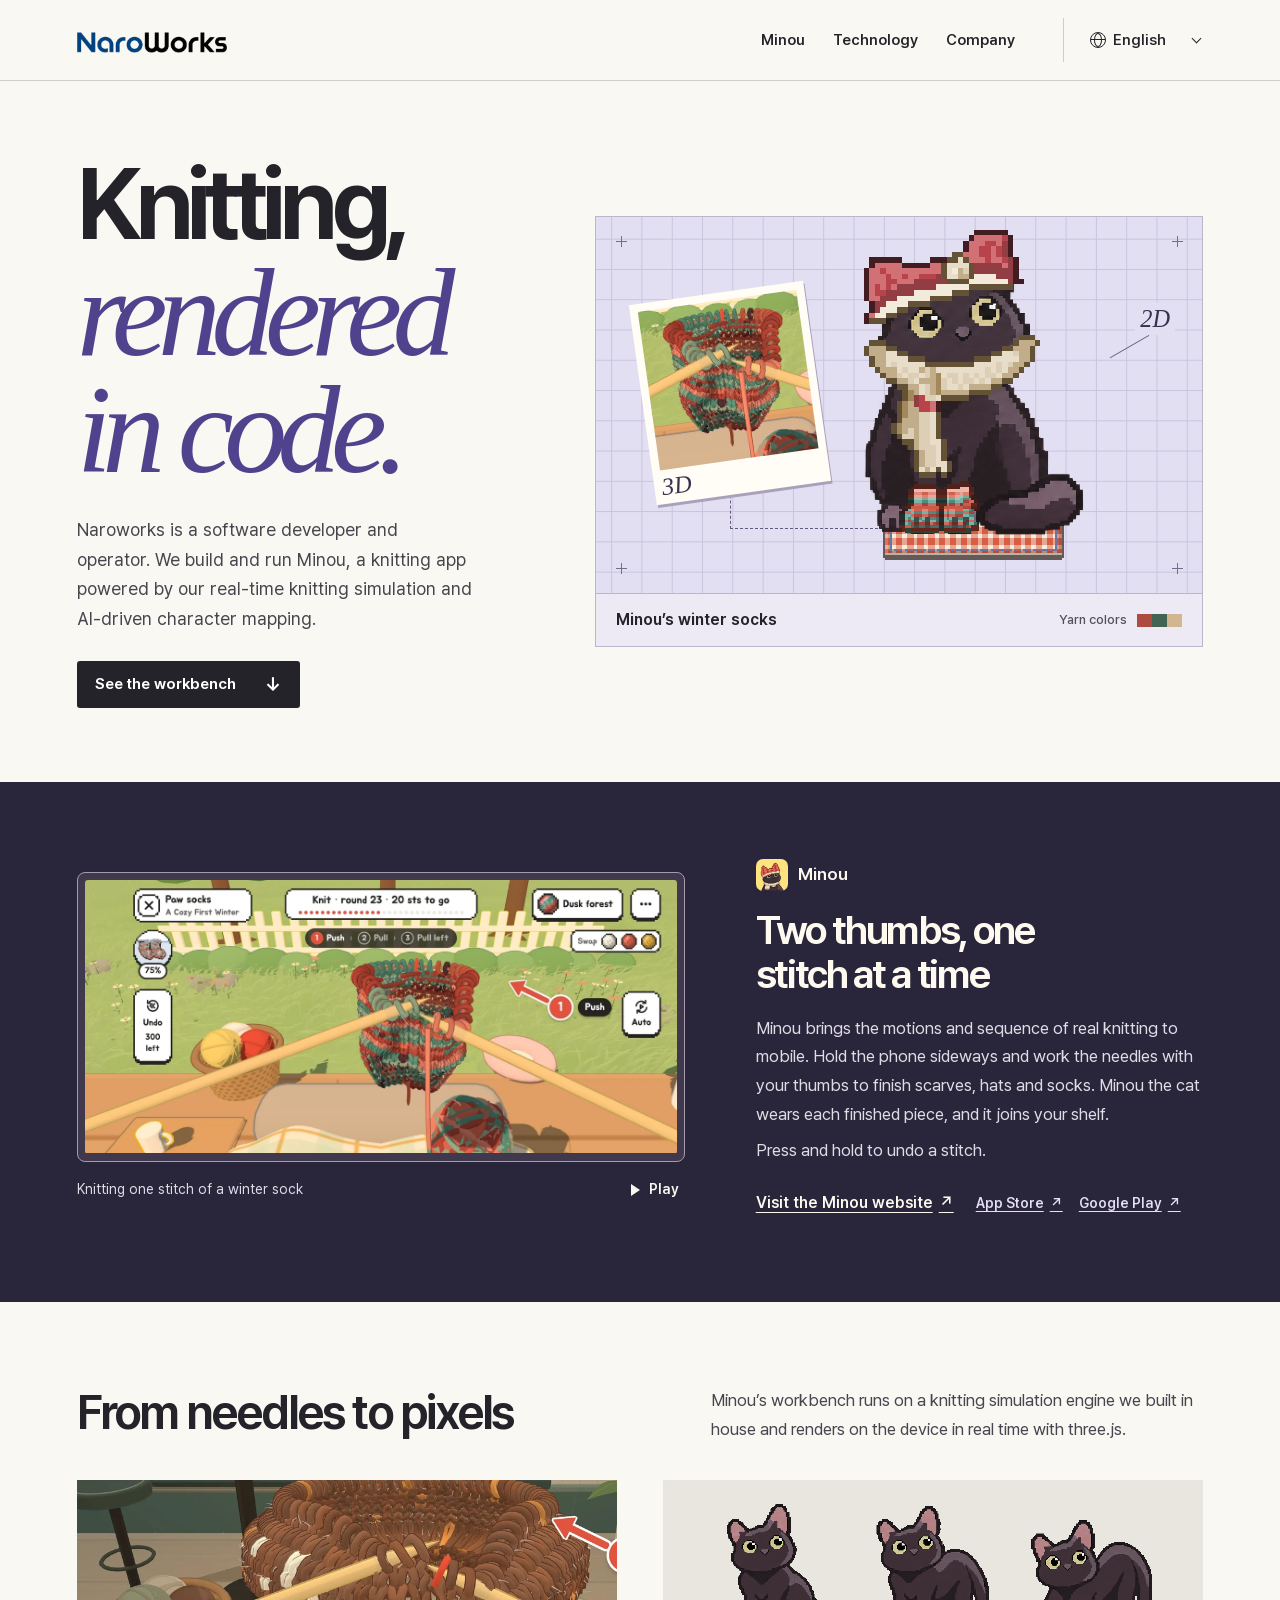
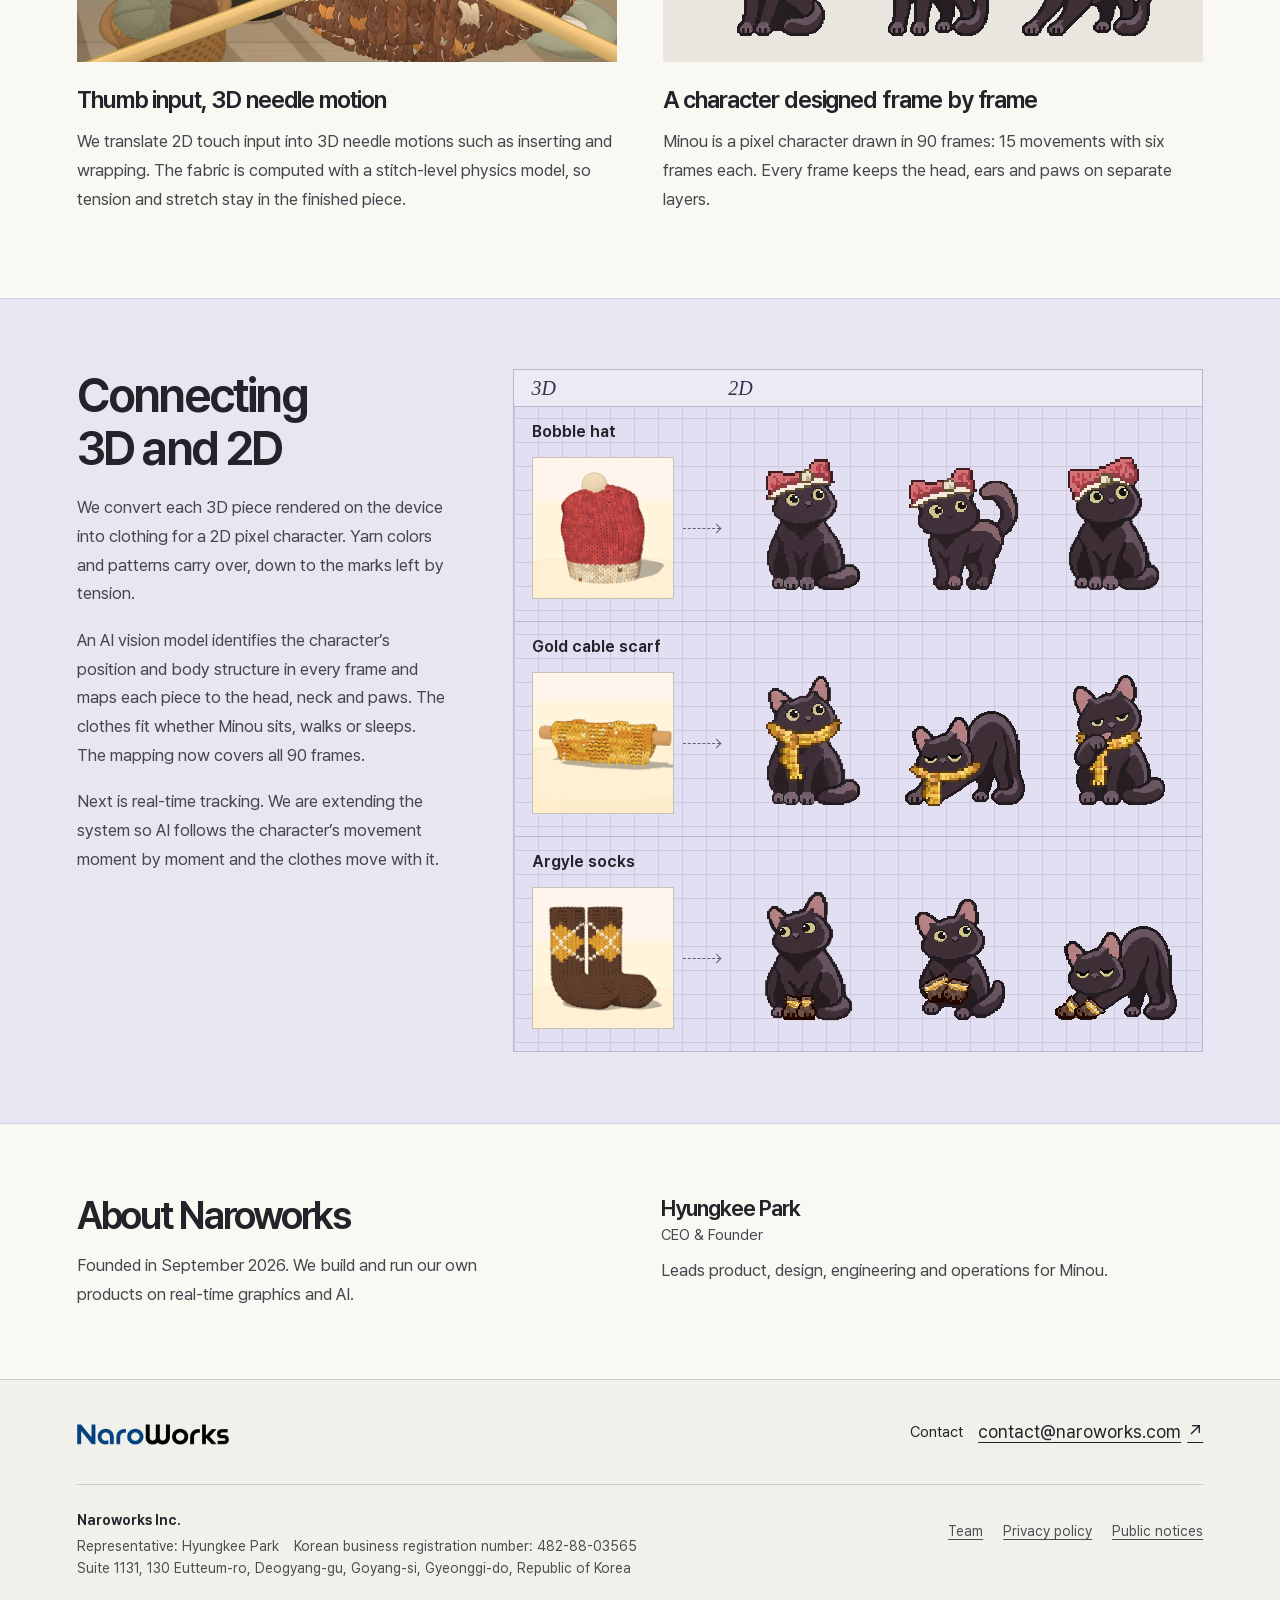
<file: index.html>
<!doctype html>
<html lang="en-US">
<head>
  <meta charset="utf-8">
  <meta name="viewport" content="width=device-width, initial-scale=1">
  <title>Naroworks | Makers of Minou, the knitting app</title>
  <meta name="description" content="Naroworks builds and runs Minou, a knitting app powered by real-time 3D rendering and AI-driven character mapping.">
  <meta name="theme-color" content="#f9f8f3">
  <meta name="naver-site-verification" content="42f74fa5d4e53dd009983a190f6ee95a3938af54">
  <link rel="canonical" href="https://www.naroworks.com/">
  <link rel="icon" href="favicon-naro-32.png?v=3" type="image/png" sizes="32x32">
  <link rel="icon" href="favicon-naro-16.png?v=3" type="image/png" sizes="16x16">
  <link rel="icon" href="favicon-naro.png?v=3" type="image/png" sizes="512x512">
  <link rel="apple-touch-icon" href="apple-touch-icon.png?v=3" sizes="180x180">
  <link rel="preload" href="assets/fonts/PretendardVariable.woff2" as="font" type="font/woff2" crossorigin>
  <link rel="stylesheet" href="styles.css">
  <meta property="og:type" content="website">
  <meta property="og:locale" content="en_US">
  <meta property="og:site_name" content="Naroworks">
  <meta property="og:url" content="https://www.naroworks.com/">
  <meta property="og:title" content="Naroworks | Makers of Minou, the knitting app">
  <meta property="og:description" content="Naroworks builds and runs Minou, a knitting app powered by real-time 3D rendering and AI-driven character mapping.">
  <meta property="og:image" content="https://www.naroworks.com/assets/og.png">
  <meta property="og:image:width" content="1200">
  <meta property="og:image:height" content="630">
  <meta property="og:image:alt" content="Minou the black cat wearing striped socks and a scarf">
  <meta name="twitter:card" content="summary_large_image">
  <meta name="twitter:title" content="Naroworks | Makers of Minou, the knitting app">
  <meta name="twitter:description" content="Naroworks builds and runs Minou, a knitting app powered by real-time 3D rendering and AI-driven character mapping.">
  <meta name="twitter:image" content="https://www.naroworks.com/assets/og.png">
  <script type="module" src="site.js"></script>
</head>
<body id="top">
  <a class="skip" href="#main" data-i18n="skip">Skip to content</a>
  <header class="mast">
    <div class="wrap mast-inner">
      <a class="brand" href="#top"><img src="assets/naroworks-english-wordmark.png" alt="Naroworks" width="1806" height="312"></a>
      <nav class="mast-nav" data-label="navigation" aria-label="Main navigation">
        <a href="#minou" data-i18n="productNav">Minou</a>
        <a href="#technology" data-i18n="techNav">Technology</a>
        <a href="#company" data-i18n="companyNav">Company</a>
      </nav>
      <label class="languages" hidden>
        <span class="sr" data-i18n="language">Choose language</span>
        <span aria-hidden="true" class="globe"></span>
        <select id="language-select" dir="ltr">
          <option value="ko" lang="ko">한국어</option>
          <option value="ja-JP" lang="ja">日本語</option>
          <option value="zh-Hant-TW" lang="zh-Hant-TW">繁體中文</option>
          <option value="en-US" lang="en" selected>English</option>
        </select>
      </label>
    </div>
  </header>
  <main id="main">
    <section class="hero wrap" aria-labelledby="hero-title">
      <div class="hero-copy">
        <h1 id="hero-title"><span data-i18n="heroFirst">Knitting,</span> <span data-i18n="heroLast">rendered in code.</span></h1>
        <p class="intro" data-i18n="intro">Naroworks is a software developer and operator. We build and run Minou, a knitting app powered by our real-time knitting simulation and AI-driven character mapping.</p>
        <a class="action" href="#minou"><span data-i18n="look">See the workbench</span><span class="down" aria-hidden="true">↓</span></a>
      </div>
      <figure class="sample">
        <div class="graph">
          <span class="register tl" aria-hidden="true"></span><span class="register tr" aria-hidden="true"></span>
          <span class="register bl" aria-hidden="true"></span><span class="register br" aria-hidden="true"></span>
          <div class="sock-paper">
            <img width="369" height="369" data-media="sock" src="assets/minou/en/sock-detail.webp" data-alt="sockAlt" alt="Detail of a red and green striped sock on the needles">
            <span lang="en">3D</span>
          </div>
          <div class="thread" aria-hidden="true"></div>
          <img class="winter-cat" src="assets/minou/pack-winter.webp" width="512" height="512" data-alt="catAlt" alt="Minou the black cat wearing striped socks and a scarf">
          <span class="flat-tag" lang="en">2D</span>
        </div>
        <figcaption><span data-i18n="sample">Minou’s winter socks</span><span class="palette"><span data-i18n="yarn">Yarn colors</span><i aria-hidden="true"></i></span></figcaption>
      </figure>
    </section>

    <section id="minou" class="workbench" aria-labelledby="bench-title">
      <div class="wrap bench-layout">
        <div class="bench-copy">
          <div class="product-sign"><img src="assets/minou/symbol.webp" alt="" width="512" height="512"><span data-i18n="productNav">Minou</span></div>
          <h2 id="bench-title" data-i18n="bench">Two thumbs, one stitch at a time</h2>
          <p data-i18n="knitting">Minou brings the motions and sequence of real knitting to mobile. Hold the phone sideways and work the needles with your thumbs to finish scarves, hats and socks. Minou the cat wears each finished piece, and it joins your shelf.</p><p data-i18n="knittingExtra">Press and hold to undo a stitch.</p>
          <div class="bench-links">
            <a class="text-link" id="minou-home" data-link="product" href="https://minouknit.com/en/"><span data-i18n="seeProduct">Visit the Minou website</span><span aria-hidden="true">↗</span></a>
            <div class="stores" lang="en"><a data-link="appStore" href="https://apps.apple.com/sg/app/id6830531773">App Store <span aria-hidden="true">↗</span></a><a data-link="googlePlay" href="https://play.google.com/store/apps/details?id=com.naroworks.minou&amp;hl=en">Google Play <span aria-hidden="true">↗</span></a></div>
          </div>
        </div>
        <figure class="monitor">
          <div class="screen">
            <video id="stitch" controls playsinline muted preload="none" width="1280" height="590" poster="assets/minou/en/stitch.webp" src="assets/minou/en/stitch.mp4" data-label="clipAlt" aria-label="Screen recording of two needles working a stitch on Minou’s winter sock"></video>
          </div>
          <figcaption><span data-i18n="clip">Knitting one stitch of a winter sock</span><button class="playback" type="button" aria-controls="stitch" hidden><i aria-hidden="true"></i><span>Play</span></button><a class="recording-file" href="assets/minou/en/stitch.mp4" hidden data-i18n="videoError">Open recording</a></figcaption>
        </figure>
      </div>
    </section>

    <section id="technology" class="technology wrap" aria-labelledby="tech-title">
      <div class="section-head">
        <h2 id="tech-title" data-i18n="techTitle">From needles to pixels</h2>
        <p data-i18n="techIntro">Minou’s workbench runs on a knitting simulation engine we built in house and renders on the device in real time with three.js.</p>
      </div>
      <div class="studies">
        <article class="study">
          <div class="specimen"><img data-media="fabric" src="assets/minou/en/fabric.webp" data-alt="fabricAlt" alt="Close view of brown stitches on two needles at the café workbench" width="920" height="310"></div>
          <div class="study-text"><h3 data-i18n="physicsTitle">Thumb input, 3D needle motion</h3><p data-i18n="physicsBody">We translate 2D touch input into 3D needle motions such as inserting and wrapping. The fabric is computed with a stitch-level physics model, so tension and stretch stay in the finished piece.</p></div>
        </article>
        <article class="study">
          <div class="specimen poses"><img src="assets/minou/stretch-poses.webp" width="1152" height="384" data-alt="posesAlt" alt="Three pixel frames of Minou rising from a sitting position to stretch"></div>
          <div class="study-text"><h3 data-i18n="framesTitle">A character designed frame by frame</h3><p data-i18n="framesBody">Minou is a pixel character drawn in 90 frames: 15 movements with six frames each. Every frame keeps the head, ears and paws on separate layers.</p></div>
        </article>
      </div>
    </section>

    <section class="connection" aria-labelledby="connection-title">
      <div class="wrap connection-layout">
        <div class="connection-copy">
          <h2 id="connection-title" data-i18n="connectionTitle">Connecting 3D and 2D</h2>
          <p data-i18n="connectionIntro">We convert each 3D piece rendered on the device into clothing for a 2D pixel character. Yarn colors and patterns carry over, down to the marks left by tension.</p>
          <p data-i18n="connectionFit">An AI vision model identifies the character’s position and body structure in every frame and maps each piece to the head, neck and paws. The clothes fit whether Minou sits, walks or sleeps. The mapping now covers all 90 frames.</p>
          <p data-i18n="connectionNext">Next is real-time tracking. We are extending the system so AI follows the character’s movement moment by moment and the clothes move with it.</p>
        </div>
        <div class="pattern-sheet">
          <div class="sheet-key" aria-hidden="true"><span>3D</span><span>2D</span></div>
          <figure class="piece">
            <figcaption data-i18n="bobbleName">Bobble hat</figcaption>
            <img class="piece-model" src="assets/minou/connect/bobble-3d.webp" width="640" height="640" loading="lazy" data-alt="bobbleModel" alt="3D view of a red knit hat with a cream pompom">
            <span class="piece-arrow" aria-hidden="true"></span>
            <div class="piece-poses">
              <img src="assets/minou/connect/bobble-idle_0.webp" width="512" height="512" loading="lazy" data-alt="bobbleSit" alt="Minou sitting in the bobble hat">
              <img src="assets/minou/connect/bobble-walk_2.webp" width="512" height="512" loading="lazy" data-alt="bobbleWalk" alt="Minou walking in the bobble hat">
              <img src="assets/minou/connect/bobble-doze_3.webp" width="512" height="512" loading="lazy" data-alt="bobbleDoze" alt="Minou dozing in the bobble hat">
            </div>
          </figure>
          <figure class="piece">
            <figcaption data-i18n="scarfName">Gold cable scarf</figcaption>
            <img class="piece-model" src="assets/minou/connect/cable-scarf-3d.webp" width="640" height="640" loading="lazy" data-alt="scarfModel" alt="3D view of the gold cable scarf draped over a stand">
            <span class="piece-arrow" aria-hidden="true"></span>
            <div class="piece-poses">
              <img src="assets/minou/connect/cable-scarf-idle_0.webp" width="512" height="512" loading="lazy" data-alt="scarfSit" alt="Minou sitting in the gold scarf">
              <img src="assets/minou/connect/cable-scarf-stretch_3.webp" width="512" height="512" loading="lazy" data-alt="scarfStretch" alt="Minou stretching in the gold scarf">
              <img src="assets/minou/connect/cable-scarf-groom_2.webp" width="512" height="512" loading="lazy" data-alt="scarfGroom" alt="Minou wearing the gold scarf and grooming with one paw">
            </div>
          </figure>
          <figure class="piece">
            <figcaption data-i18n="socksName">Argyle socks</figcaption>
            <img class="piece-model" src="assets/minou/connect/argyle-socks-3d.webp" width="640" height="640" loading="lazy" data-alt="socksModel" alt="3D view of a pair of brown socks with gold diamonds">
            <span class="piece-arrow" aria-hidden="true"></span>
            <div class="piece-poses">
              <img src="assets/minou/connect/argyle-socks-gaze_0.webp" width="512" height="512" loading="lazy" data-alt="socksGaze" alt="Minou looking up in argyle socks">
              <img src="assets/minou/connect/argyle-socks-cheer_2.webp" width="512" height="512" loading="lazy" data-alt="socksCheer" alt="Minou raising both front paws in argyle socks">
              <img src="assets/minou/connect/argyle-socks-stretch_3.webp" width="512" height="512" loading="lazy" data-alt="socksStretch" alt="Minou stretching in argyle socks">
            </div>
          </figure>
        </div>
      </div>
    </section>

    <section id="company" class="company wrap" aria-labelledby="company-title">
      <div><h2 id="company-title" data-i18n="about">About Naroworks</h2><p data-i18n="aboutBody">Founded in September 2026. We build and run our own products on real-time graphics and AI.</p></div>
      <div class="founder"><h3 data-i18n="founder">Hyungkee Park</h3><div lang="en">CEO &amp; Founder</div><p data-i18n="founderBody">Leads product, design, engineering and operations for Minou.</p>
        <a class="text-link" id="founder-profile" data-link="linkedin" href="https://www.linkedin.com/in/" lang="en" hidden>LinkedIn <span aria-hidden="true">↗</span></a>
      </div>
    </section>
  </main>
  <footer>
    <div class="wrap">
      <div class="footer-top"><img src="assets/naroworks-english-wordmark.png" alt="Naroworks" width="1806" height="312">
        <div class="contact"><span data-i18n="contact">Contact</span><a href="mailto:contact@naroworks.com">contact@naroworks.com <span aria-hidden="true">↗</span></a></div>
      </div>
      <div class="legal"><div>
        <strong data-i18n="company.name">Naroworks Inc.</strong>
        <div class="legal-ids"><span data-i18n="company.representative">Representative: Hyungkee Park</span><span data-i18n="company.registration">Korean business registration number: 482-88-03565</span></div>
        <address data-i18n="company.address">Suite 1131, 130 Eutteum-ro, Deogyang-gu, Goyang-si, Gyeonggi-do, Republic of Korea</address>
      </div>
      <nav data-label="company.links" aria-label="Company policies and notices">
        <a href="team/" data-i18n="company.team">Team</a>
        <a data-link="privacy" href="privacy/en/" data-i18n="company.privacy">Privacy policy</a>
        <a href="https://naroworks.notion.site/3ded36b356c0813f96fdfa2e56a66511" data-i18n="company.notices">Public notices</a>
      </nav></div>
    </div>
  </footer>
</body>
</html>
</file>
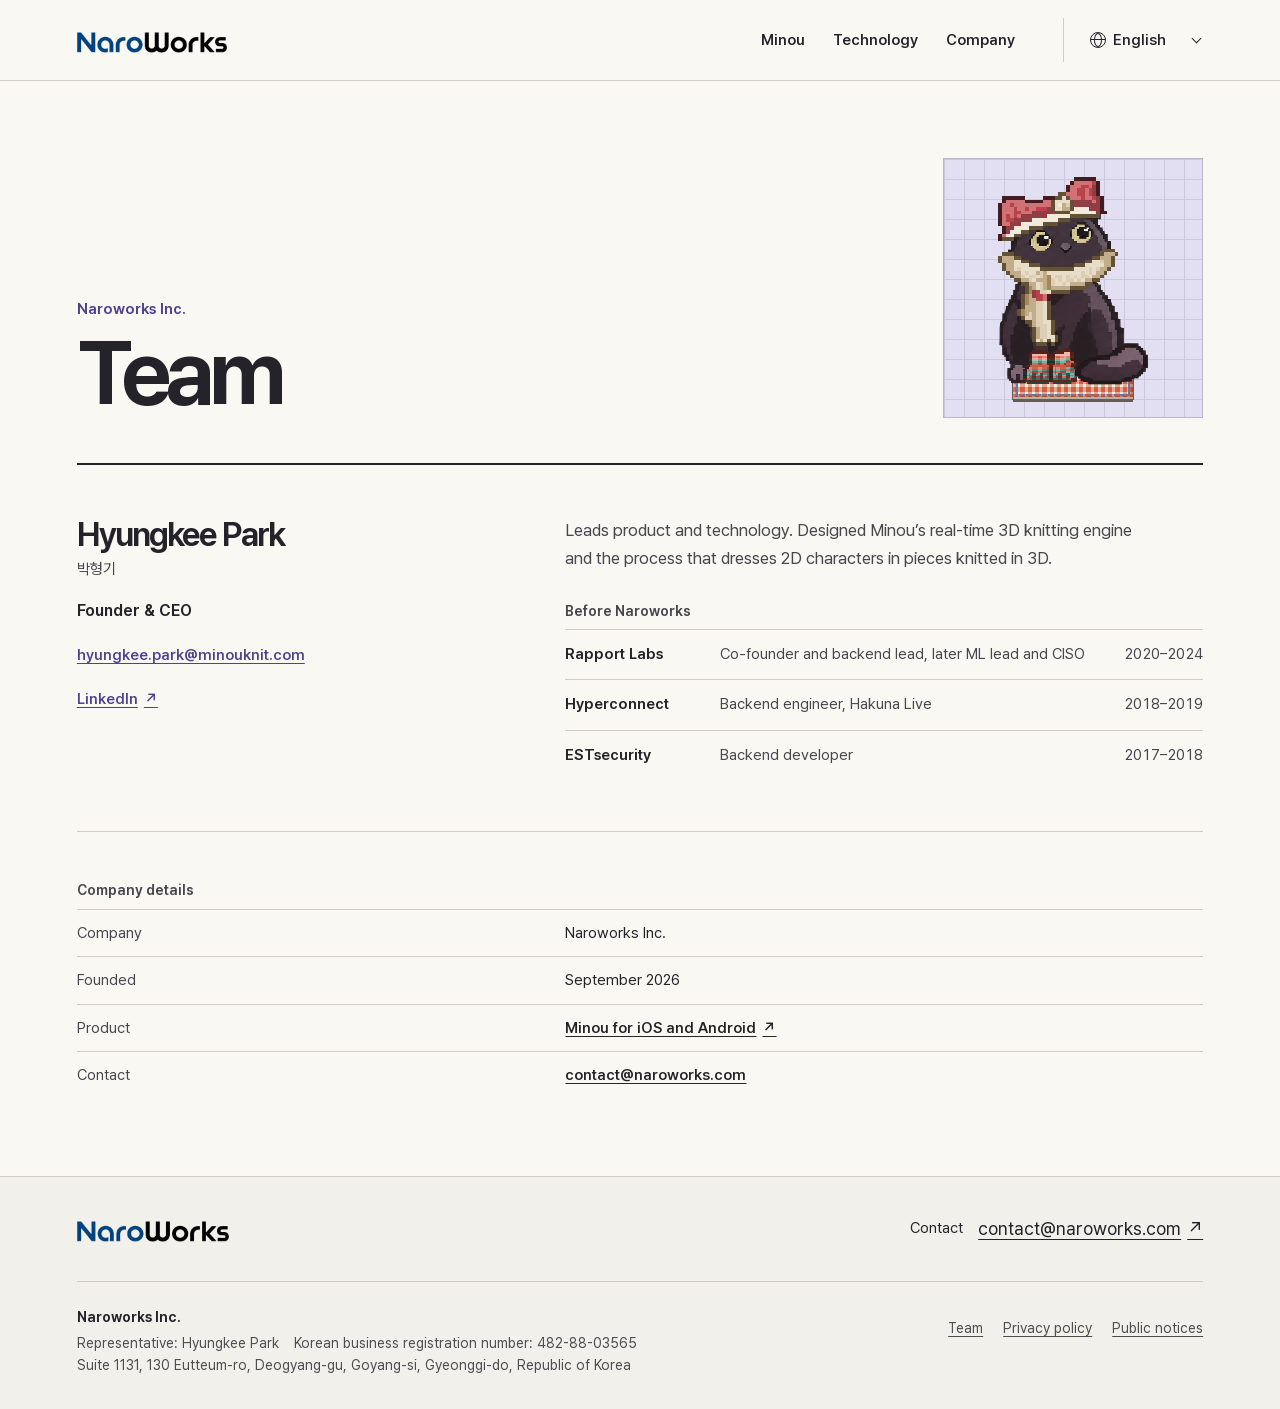
<file: team/index.html>
<!doctype html>
<html lang="en-US">
<head>
  <meta charset="utf-8">
  <meta name="viewport" content="width=device-width, initial-scale=1">
  <title>Team | Naroworks</title>
  <meta name="description" content="The team at Naroworks, makers of the knitting app Minou.">
  <!-- 팀 페이지: 홈 꼬리에서만 잇고 검색에는 넣지 않는다(sitemap 밖, robots.txt로 막지 않음) -->
  <meta name="robots" content="noindex">
  <meta name="theme-color" content="#f9f8f3">
  <link rel="icon" href="../favicon-naro-32.png?v=3" type="image/png" sizes="32x32">
  <link rel="icon" href="../favicon-naro-16.png?v=3" type="image/png" sizes="16x16">
  <link rel="apple-touch-icon" href="../apple-touch-icon.png?v=3" sizes="180x180">
  <link rel="preload" href="../assets/fonts/PretendardVariable.woff2" as="font" type="font/woff2" crossorigin>
  <link rel="stylesheet" href="../styles.css">
  <script type="module" src="../team.js"></script>
</head>
<body id="top" class="team-page">
  <a class="skip" href="#main" data-i18n="skip">Skip to content</a>
  <header class="mast">
    <div class="wrap mast-inner">
      <a class="brand" href="../"><img src="../assets/naroworks-english-wordmark.png" alt="Naroworks" width="1806" height="312"></a>
      <nav class="mast-nav" data-label="navigation" aria-label="Main navigation">
        <a href="../#minou" data-i18n="productNav">Minou</a>
        <a href="../#technology" data-i18n="techNav">Technology</a>
        <a href="../#company" data-i18n="companyNav">Company</a>
      </nav>
      <label class="languages" hidden>
        <span class="sr" data-i18n="language">Choose language</span>
        <span aria-hidden="true" class="globe"></span>
        <select id="language-select" dir="ltr">
          <option value="ko" lang="ko">한국어</option>
          <option value="ja-JP" lang="ja">日本語</option>
          <option value="zh-Hant-TW" lang="zh-Hant-TW">繁體中文</option>
          <option value="en-US" lang="en" selected>English</option>
        </select>
      </label>
    </div>
  </header>
  <main id="main">
    <section class="team-intro wrap" aria-labelledby="team-title">
      <div>
        <p class="team-eyebrow" data-i18n="team.eyebrow">Naroworks Inc.</p>
        <h1 id="team-title" data-i18n="team.heading">Team</h1>
      </div>
      <figure class="team-mark" aria-hidden="true"><img src="../assets/minou/pack-winter.webp" width="512" height="512" alt=""></figure>
    </section>

    <section class="person wrap" aria-labelledby="person-name">
      <div class="person-who">
        <h2 id="person-name" data-i18n="team.name">Hyungkee Park</h2>
        <p class="person-alt" data-i18n="team.nameAlt" lang="ko">박형기</p>
        <p class="person-role" data-i18n="team.role">Founder &amp; CEO</p>
        <p class="person-links">
          <a class="text-link" href="mailto:hyungkee.park@minouknit.com">hyungkee.park@minouknit.com</a>
          <a class="text-link" id="founder-linkedin" href="https://www.linkedin.com/in/hyungkee-park-84623a12a/" rel="noopener" lang="en">LinkedIn <span aria-hidden="true">↗</span></a>
        </p>
      </div>
      <div class="person-body">
        <p data-i18n="team.bio">Leads product and technology. Designed Minou’s real-time 3D knitting engine and the process that dresses 2D characters in pieces knitted in 3D.</p>
        <h3 data-i18n="team.careerTitle">Before Naroworks</h3>
        <ul class="career">
          <li><b data-i18n="team.career1Org">Rapport Labs</b><span data-i18n="team.career1Role">Co-founder and backend lead, later ML lead and CISO</span><time>2020–2024</time></li>
          <li><b data-i18n="team.career2Org">Hyperconnect</b><span data-i18n="team.career2Role">Backend engineer, Hakuna Live</span><time>2018–2019</time></li>
          <li><b data-i18n="team.career3Org">ESTsecurity</b><span data-i18n="team.career3Role">Backend developer</span><time>2017–2018</time></li>
        </ul>
      </div>
    </section>

    <section class="facts wrap" aria-labelledby="facts-title">
      <h2 id="facts-title" data-i18n="team.companyTitle">Company details</h2>
      <dl>
        <div class="fact"><dt data-i18n="team.factCompany">Company</dt><dd data-i18n="company.name">Naroworks Inc.</dd></div>
        <div class="fact"><dt data-i18n="team.factFounded">Founded</dt><dd data-i18n="team.founded">September 2026</dd></div>
        <div class="fact"><dt data-i18n="team.factProduct">Product</dt><dd><a class="text-link" id="minou-home" data-link="product" href="https://minouknit.com/en/"><span data-i18n="team.product">Minou for iOS and Android</span> <span aria-hidden="true">↗</span></a></dd></div>
        <div class="fact"><dt data-i18n="team.factContact">Contact</dt><dd><a class="text-link" href="mailto:contact@naroworks.com">contact@naroworks.com</a></dd></div>
      </dl>
    </section>
  </main>
  <footer>
    <div class="wrap">
      <div class="footer-top"><img src="../assets/naroworks-english-wordmark.png" alt="Naroworks" width="1806" height="312">
        <div class="contact"><span data-i18n="contact">Contact</span><a href="mailto:contact@naroworks.com">contact@naroworks.com <span aria-hidden="true">↗</span></a></div>
      </div>
      <div class="legal"><div>
        <strong data-i18n="company.name">Naroworks Inc.</strong>
        <div class="legal-ids"><span data-i18n="company.representative">Representative: Hyungkee Park</span><span data-i18n="company.registration">Korean business registration number: 482-88-03565</span></div>
        <address data-i18n="company.address">Suite 1131, 130 Eutteum-ro, Deogyang-gu, Goyang-si, Gyeonggi-do, Republic of Korea</address>
      </div>
      <nav data-label="company.links" aria-label="Company policies and notices">
        <a href="./" aria-current="page" data-i18n="company.team">Team</a>
        <a data-link="privacy" href="../privacy/en/" data-i18n="company.privacy">Privacy policy</a>
        <a href="https://naroworks.notion.site/3ded36b356c0813f96fdfa2e56a66511" data-i18n="company.notices">Public notices</a>
      </nav></div>
    </div>
  </footer>
</body>
</html>
</file>
<file: styles.css>
@font-face {
  font-family: Pretendard;
  src: url("assets/fonts/PretendardVariable.woff2") format("woff2");
  font-weight: 100 900;
  font-display: swap;
}
:root {
  color-scheme: light;
  --paper: #f9f8f3;
  --ink: #25232a;
  --body: #48454e;
  --iris: #51428d;
  --lavender: #e3dff2;
  --rule: #cfcdc6;
  --night: #29253a;
  --pad: clamp(20px, 6vw, 96px);
  font: 100%/1.5 Pretendard, "Hiragino Sans", "PingFang TC", "Noto Sans CJK JP", system-ui, sans-serif;
  color: var(--ink);
  background: var(--paper);
  -webkit-text-size-adjust: 100%;
}
* { box-sizing: border-box; }
body, h1, h2, h3, p, figure { margin: 0; }
body { overflow-wrap: break-word; }
:lang(ko) { word-break: keep-all; }
:lang(ja), :lang(zh) { line-break: strict; }
[hidden] { display: none !important; }
img, video { display: block; max-width: 100%; }
a { color: inherit; text-decoration-thickness: .07em; text-underline-offset: .22em; }
button, select { font: inherit; color: inherit; cursor: pointer; }
a, select, button { touch-action: manipulation; }
a:focus-visible, button:focus-visible, select:focus-visible { outline: 3px solid #6252b8; outline-offset: 3px; }
.workbench :focus-visible { outline-color: #ecdba6; }
::selection { color: #272037; background: #e2d8ff; }
.sr { position: absolute; width: 1px; height: 1px; overflow: hidden; clip-path: inset(50%); white-space: nowrap; }
.skip { position: fixed; z-index: 5; left: 12px; top: 12px; padding: 12px; color: white; background: var(--iris); transform: translateY(-160%); }
.skip:focus { transform: none; }
.wrap { width: min(calc(100% - 2 * var(--pad)), 1272px); margin-inline: auto; }
section[id] { scroll-margin-top: 20px; }
a[href] { min-height: 44px; }
.mast { border-bottom: 1px solid var(--rule); }
.mast-inner { display: flex; align-items: center; gap: 48px; min-height: 80px; }
.brand { display: flex; align-items: center; margin-right: auto; }
.brand img { width: 150px; height: auto; }
.mast-nav { display: flex; align-items: center; gap: 28px; }
.mast-nav a { display: inline-flex; align-items: center; justify-content: center; min-width: 44px; text-decoration: none; font-size: 15px; font-weight: 575; }
.mast-nav a:hover, .legal a:hover { text-decoration: underline; }
.languages { display: inline-flex; align-items: center; padding-left: 26px; border-left: 1px solid var(--rule); position: relative; }
.languages select { appearance: none; background: transparent; border: 0; padding: 0 19px 0 23px; width: 113px; height: 44px; border-radius: 0; font-size: 15px; font-weight: 550; }
.languages::after { content: ""; pointer-events: none; position: absolute; right: 3px; width: 6px; height: 6px; border: solid currentColor; border-width: 0 1.5px 1.5px 0; transform: translateY(-2px) rotate(45deg); }
.globe { position: absolute; pointer-events: none; width: 16px; height: 16px; border: 1.4px solid; border-radius: 50%; }
.globe::before { content: ""; position: absolute; inset: 0 3px; border: 1px solid; border-radius: 50%; }
.globe::after { content: ""; position: absolute; left: 0; right: 0; top: 6px; border-top: 1px solid; }
.hero { display: grid; grid-template-columns: .85fr 1.15fr; gap: clamp(32px, 5.4vw, 85px); align-items: center; padding-block: clamp(44px, 5.8vw, 88px); }
.hero h1 { font-size: clamp(68px, 7.8vw, 118px); line-height: .99; letter-spacing: -.073em; font-weight: 655; }
.hero h1 span { display: block; }
.hero h1:lang(en) span:last-child {
  font: italic 1.26em/.93 Georgia, "Times New Roman", serif; letter-spacing: -.075em; color: var(--iris);
}
.hero h1:lang(ko), .hero h1:lang(ja), .hero h1:lang(zh) { font-size: clamp(58px, 6.7vw, 100px); line-height: 1.08; }
.hero h1:lang(ja), .hero h1:lang(zh) { font-size: clamp(54px, 5.75vw, 87px); letter-spacing: -.085em; }
.hero h1:lang(ko) span:first-child, .hero h1:lang(ja) span:first-child, .hero h1:lang(zh) span:first-child { color: var(--iris); }
.intro { max-width: 36ch; color: var(--body); font-size: clamp(17px, 1.4vw, 21px); line-height: 1.65; margin-top: 27px; text-wrap: pretty; }
.intro:lang(ko) { max-width: 24em; }
.action { display: inline-flex; text-decoration: none; align-items: center; justify-content: space-between; gap: 28px; margin-top: 28px; padding: 12px 18px; font-size: 15px; font-weight: 640; background: var(--ink); color: #fff; border-radius: 3px; }
.action:hover { background: var(--iris); }
.down { font-size: 1.3em; line-height: 1; }
.sample { background: var(--lavender); border: 1px solid #bcb6cc; }
.graph {
  aspect-ratio: 1.61; position: relative; isolation: isolate;
  background-image: linear-gradient(to right, #c9c3dd 1px, transparent 1px), linear-gradient(to bottom, #c9c3dd 1px, transparent 1px);
  background-size: 5% auto, auto 8.05%; background-position: center center;
}
.register { position: absolute; width: 11px; height: 11px; color: #766b8e; }
.register::before, .register::after { content: ""; position: absolute; background: currentColor; }
.register::before { top: 5px; width: 11px; height: 1px; }
.register::after { left: 5px; height: 11px; width: 1px; }
.tl, .bl { left: 3.2%; } .tr, .br { right: 3.2%; }
.tl, .tr { top: 5.2%; } .bl, .br { bottom: 5.2%; }
.sock-paper { position: absolute; z-index: 2; left: 7.6%; top: 20%; width: 29%; padding: 1.25% 1.25% 0; background: #fffdf5; transform: rotate(-8deg); box-shadow: 1px 3px 0 #a9a1bc; }
.sock-paper img { width: 100%; height: auto; }
.sock-paper span, .flat-tag { font: italic clamp(18px, 1.9vw, 29px)/1.14 Georgia, "Times New Roman", serif; color: #39304f; }
.sock-paper span { display: block; padding-block: .12em .15em; }
.winter-cat { position: absolute; width: 62.5%; height: auto; max-width: none; left: 31%; bottom: 3%; image-rendering: pixelated; }
.thread { position: absolute; left: 22%; top: 55%; bottom: 17%; width: 36%; border-left: 1.5px dashed #675880; border-bottom: 1.5px dashed #675880; }
.flat-tag { position: absolute; right: 4.5%; top: 23%; padding: .08em .2em; background: var(--lavender); }
.flat-tag::after { content: ""; position: absolute; top: 100%; right: 66%; height: 1px; width: clamp(20px, 3.5vw, 56px); background: #685e7b; transform-origin: right; transform: rotate(-30deg); }
.sample figcaption { display: flex; align-items: center; justify-content: space-between; gap: 12px; padding: 14px 20px; border-top: 1px solid #bcb6cc; background: #edeaf5; font-weight: 620; }
.palette { display: flex; align-items: center; gap: 10px; color: #554e60; font-weight: 490; font-size: .82rem; }
.palette i { display: block; width: 45px; height: 13px; background: linear-gradient(90deg,#ad4b41 0 33.33%,#446453 33.33% 66.66%,#d2b68f 66.66%); }
h2 { font-weight: 630; font-size: clamp(34px, 3.7vw, 58px); line-height: 1.12; letter-spacing: -.059em; text-wrap: balance; }
h3 { font-size: clamp(21px, 1.85vw, 28px); font-weight: 625; line-height: 1.28; letter-spacing: -.045em; }
p { font-size: 1.055rem; color: var(--body); line-height: 1.7; }
.workbench { background: var(--night); color: #fffaf0; }
.bench-layout { display: grid; grid-template-columns: 1.36fr 1fr; grid-template-areas: "video text"; gap: clamp(36px, 5.5vw, 90px); align-items: center; padding-block: clamp(60px, 6vw, 95px); }
.bench-copy { grid-area: text; }
.product-sign { display: flex; align-items: center; gap: 10px; margin-bottom: 17px; font-weight: 600; font-size: 17px; }
.product-sign img { width: 32px; height: 32px; border-radius: 7px; }
.bench-copy h2 { font-size: clamp(33px, 3.1vw, 50px); }
.bench-copy p { color: #e0dce6; margin-top: 17px; }
.bench-copy p + p { margin-top: 8px; }
.bench-links { display: flex; align-items: center; gap: 9px 22px; flex-wrap: wrap; margin-top: 16px; }
.text-link, .stores a { display: inline-flex; align-items: center; gap: 6px; font-weight: 570; }
.text-link { text-decoration: underline; }
.stores { display: flex; gap: 16px; }
.stores a { color: #e5def4; font-size: 14px; }
.workbench a:hover { color: #fff; }
.monitor { grid-area: video; min-width: 0; }
.screen { border: 1px solid #a59bad; padding: 7px; background: #40394e; border-radius: 8px; }
.screen video { width: 100%; height: auto; aspect-ratio: 1280 / 590; border-radius: 3px; }
.monitor figcaption { display: flex; align-items: center; justify-content: space-between; gap: 8px; margin-top: 6px; min-height: 44px; color: #e0dce6; font-size: 14px; }
.playback, .recording-file { background: none; border: 0; color: #f9f7f0; font-weight: 600; display: inline-flex; align-items: center; justify-content: center; gap: 9px; min-width: 44px; height: 44px; padding: 0 6px; }
.playback:hover { text-decoration: underline; }
.playback i { width: 0; height: 0; border: solid transparent; border-width: 6px 0 6px 9px; border-left-color: currentColor; }
.playback.is-playing i { width: 9px; height: 12px; border: solid currentColor; border-width: 0 3px; }
.technology, .company { padding-block: clamp(64px, 6.6vw, 104px); }
.section-head { display: grid; grid-template-columns: 1.15fr 1fr; align-items: start; gap: 6%; margin-bottom: 36px; }
.section-head p { max-width: 51ch; }
.studies { display: grid; grid-template-columns: 1fr 1fr; gap: 4%; }
.specimen { aspect-ratio: 920/310; overflow: hidden; position: relative; }
.specimen > img { width: 100%; height: auto; }
.poses { display: grid; align-items: center; background-color: #e9e6e0; }
.poses img { width: 90%; margin-inline: auto; image-rendering: pixelated; }
.study-text { padding-block: 23px 0; }
.study-text p { margin-top: 12px; max-width: 59ch; }
.connection { background: #e9e5f2; border-block: 1px solid #d6d0df; }
.connection-layout { display: grid; grid-template-columns: .88fr 1.65fr; gap: 6%; align-items: start; padding-block: clamp(56px, 5.5vw, 88px); }
.connection-copy p { margin-top: 18px; max-width: 54ch; }
.pattern-sheet {
  --sheet-columns: 1fr minmax(24px, .38fr) 3.2fr;
  --sheet-pad: clamp(10px, 1.4vw, 22px);
  border: 1px solid #bcb6cc;
  background-color: var(--lavender);
  background-image: linear-gradient(to right, #cec8df 1px, transparent 1px), linear-gradient(to bottom, #cec8df 1px, transparent 1px);
  background-size: 24px 24px;
}
.sheet-key, .piece { display: grid; grid-template-columns: var(--sheet-columns); padding-inline: var(--sheet-pad); }
.sheet-key { padding-block: 6px; background: #edeaf5; color: #39304f; font: italic 20px/1.2 Georgia, "Times New Roman", serif; }
.sheet-key span:last-child { grid-column: 3; }
.piece { align-items: center; border-top: 1px solid #bcb6cc; padding-block: 13px 17px; }
.piece figcaption { grid-column: 1 / -1; margin-bottom: 8px; font-size: 1rem; font-weight: 635; }
.piece-model { width: 100%; height: auto; border: 1px solid #c8c0b2; }
.piece-arrow { height: 1px; margin-inline: 16%; border-top: 1px dashed #675880; position: relative; }
.piece-arrow::after { content: ""; position: absolute; top: -4px; right: 0; width: 6px; height: 6px; border: solid #675880; border-width: 1px 1px 0 0; transform: rotate(45deg); }
.piece-poses { display: grid; grid-template-columns: repeat(3, minmax(0, 1fr)); }
.piece-poses img { width: 100%; height: auto; image-rendering: pixelated; }
.company { display: grid; grid-template-columns: 1fr 1.15fr; gap: 10%; align-items: start; padding-block: clamp(56px, 5.5vw, 88px); }
.company h2 { font-size: clamp(34px, 3vw, 48px); }
.company p { margin-top: 14px; max-width: 42ch; }
.founder h3 { font-size: 22px; }
.founder > div { margin-top: 2px; color: var(--body); font-size: 15px; }
.founder p { margin-top: 9px; max-width: none; }
.founder .text-link { color: var(--iris); font-size: 15px; }
footer { border-top: 1px solid var(--rule); background: #f1f0ea; }
.footer-top { display: flex; gap: 16px; align-items: center; justify-content: space-between; padding: 30px 0; }
.footer-top img { width: 152px; height: auto; }
.contact { display: flex; align-items: center; gap: 15px; font-size: 15px; }
.contact a { display: inline-flex; gap: 6px; align-items: center; font-size: 18px; }
.legal { display: flex; justify-content: space-between; gap: 22px; align-items: flex-start; border-top: 1px solid var(--rule); padding-block: 25px 32px; font-size: 14px; line-height: 1.55; color: #4e4b51; }
.legal strong { font-weight: 650; color: var(--ink); }
.legal-ids { display: flex; flex-wrap: wrap; gap: 2px 15px; margin-top: 5px; }
address { font-style: normal; }
.legal nav { display: flex; flex-wrap: wrap; gap: 2px 20px; }
.legal a { display: inline-flex; align-items: center; }
@media (max-width: 900px) {
  :root { --pad: clamp(24px, 4.2vw, 40px); }
  .mast-inner { gap: 22px; min-height: 68px; }
  .hero { gap: 24px; }
  .hero h1 { font-size: clamp(61px, 8.8vw, 79px); }
  .hero h1:lang(ko), .hero h1:lang(zh) { font-size: clamp(54px, 7.6vw, 69px); }
  .hero h1:lang(ja), .hero h1:lang(zh) { font-size: clamp(48px, 6.6vw, 59px); }
  .graph { aspect-ratio: 1.4; }
  .intro { font-size: 17px; margin-top: 19px; }
  .bench-layout { grid-template-columns: 1.12fr 1fr; gap: 27px; }
  .bench-links { gap: 0 20px; }
  .company { gap: 6%; }
  .connection-layout { grid-template-columns: 1fr; gap: 28px; }
  .connection-copy p { max-width: 65ch; }
}
@media (max-width: 680px) {
  :root { --pad: clamp(18px, 5.5vw, 32px); }
  .mast-inner { flex-wrap: wrap; justify-content: space-between; gap: 0; min-height: 0; padding-top: 5px; }
  .brand img { width: 121px; }
  .languages { border-left: none; padding-left: 0; }
  .languages select { font-size: 14px; width: 105px; }
  .mast-nav { order: 1; width: 100%; gap: 25px; }
  .mast-nav a { font-size: 14px; justify-content: flex-start; }
  .hero { grid-template-columns: 1fr; gap: 30px; padding-block: 37px 30px; }
  .hero h1 { font-size: clamp(68px, 14vw, 85px); line-height: .94; }
  .hero h1:lang(ko), .hero h1:lang(zh) { font-size: clamp(52px, 13vw, 70px); line-height: 1.04; }
  .hero h1:lang(ja), .hero h1:lang(zh) { font-size: clamp(49px, 12vw, 66px); }
  .intro { font-size: 17px; max-width: 38ch; margin-top: 18px; }
  .action { margin-top: 18px; }
  .sample { width: 100%; max-width: 470px; justify-self: center; }
  .graph { aspect-ratio: 1.63; }
  .sample figcaption { font-size: 14px; padding: 11px 13px; }
  .palette { font-size: 12px; gap: 7px; }
  .palette i { width: 36px; height: 11px; }
  .sock-paper span, .flat-tag { font-size: clamp(16px, 4vw, 20px); }
  .bench-layout { grid-template-columns: 1fr; grid-template-areas: "text" "video"; gap: 24px; padding-block: 42px; }
  .product-sign { margin-bottom: 12px; }
  .bench-copy p { margin-top: 13px; }
  .bench-links { margin-top: 7px; }
  .screen { padding: 4px; }
  .monitor figcaption { font-size: 13px; }
  .section-head, .studies, .company { grid-template-columns: 1fr; }
  .technology, .company, .connection-layout { padding-block: 48px; }
  .section-head { gap: 14px; margin-bottom: 24px; }
  p { font-size: 1rem; }
  .studies { gap: 30px; }
  .study-text { padding-top: 14px; }
  .study-text p { margin-top: 6px; }
  .connection-copy p { margin-top: 14px; }
  .piece { padding-block: 10px 12px; }
  .company { gap: 23px; }
  .founder { border-top: 1px solid var(--rule); padding-top: 19px; }
  .footer-top, .contact, .legal { flex-direction: column; align-items: flex-start; }
  .footer-top { gap: 18px; padding: 27px 0 17px; }
  .contact { gap: 0; }
  .legal { gap: 7px; padding-block: 17px; }
}
@media (prefers-reduced-motion: reduce) {
  *, *::before, *::after { scroll-behavior: auto !important; animation: none !important; transition: none !important; }
}
html:lang(ja) { font-family: "Hiragino Sans", "Yu Gothic", Meiryo, Pretendard, sans-serif; }
html:lang(zh) { font-family: "PingFang TC", "Microsoft JhengHei", Pretendard, sans-serif; }
/* 팀 페이지(team/). 홈과 같은 종이 · 먹 · 가는 줄 결로, 카드 상자 없이 줄로 나눈다 */
.team-intro { display: grid; grid-template-columns: 1fr minmax(160px, 260px); gap: 32px 8%; align-items: end; padding-block: clamp(48px, 6vw, 96px) clamp(32px, 3.5vw, 52px); border-bottom: 2px solid var(--ink); }
.team-eyebrow { color: var(--iris); font-size: 15px; font-weight: 620; }
.team-intro h1 { margin-top: 6px; font-size: clamp(56px, 7vw, 104px); line-height: 1; letter-spacing: -.07em; font-weight: 655; }
.team-mark { background: var(--lavender); border: 1px solid #bcb6cc; background-image: linear-gradient(to right, #cec8df 1px, transparent 1px), linear-gradient(to bottom, #cec8df 1px, transparent 1px); background-size: 20px 20px; }
.team-mark img { width: 100%; height: auto; image-rendering: pixelated; }
.person { display: grid; grid-template-columns: 1fr 1.6fr; gap: 24px 8%; padding-block: clamp(36px, 4vw, 60px); border-bottom: 1px solid var(--rule); }
.person-who h2 { font-size: clamp(30px, 2.6vw, 40px); }
.person-alt { margin-top: 4px; font-size: 15px; }
.person-role { margin-top: 14px; color: var(--ink); font-size: 16px; font-weight: 620; }
.person-links { display: grid; justify-items: start; margin-top: 10px; }
.person-links .text-link { color: var(--iris); font-size: 15px; }
.person-body > p { max-width: 58ch; }
.person-body h3 { margin-top: 30px; font-size: 14px; font-weight: 620; letter-spacing: 0; color: var(--body); }
.career { margin: 8px 0 0; padding: 0; list-style: none; }
.career li { display: grid; grid-template-columns: minmax(120px, .7fr) 2fr auto; gap: 4px 20px; padding: 13px 0; border-top: 1px solid var(--rule); font-size: 15px; line-height: 1.55; }
.career b { font-weight: 620; }
.career span, .career time { color: var(--body); }
.career time { font-variant-numeric: tabular-nums; white-space: nowrap; }
.facts { padding-block: clamp(36px, 4vw, 60px) clamp(56px, 6vw, 96px); }
.facts h2 { font-size: 14px; font-weight: 620; letter-spacing: 0; color: var(--body); }
.facts dl { margin: 10px 0 0; font-size: 15px; }
.fact { display: grid; grid-template-columns: 1fr 1.6fr; column-gap: 8%; border-top: 1px solid var(--rule); }
.facts dt, .facts dd { margin: 0; padding: 12px 0; }
.facts dt { color: var(--body); }
.facts dd a { min-height: 0; }
@media (max-width: 680px) {
  .team-intro { grid-template-columns: 1fr; }
  .team-mark { grid-row: 1; width: 132px; }
  .person { grid-template-columns: 1fr; }
  .career li { grid-template-columns: 1fr auto; }
  .career span { grid-column: 1 / -1; grid-row: 2; }
  .fact { grid-template-columns: 110px 1fr; column-gap: 16px; }
}
</file>
